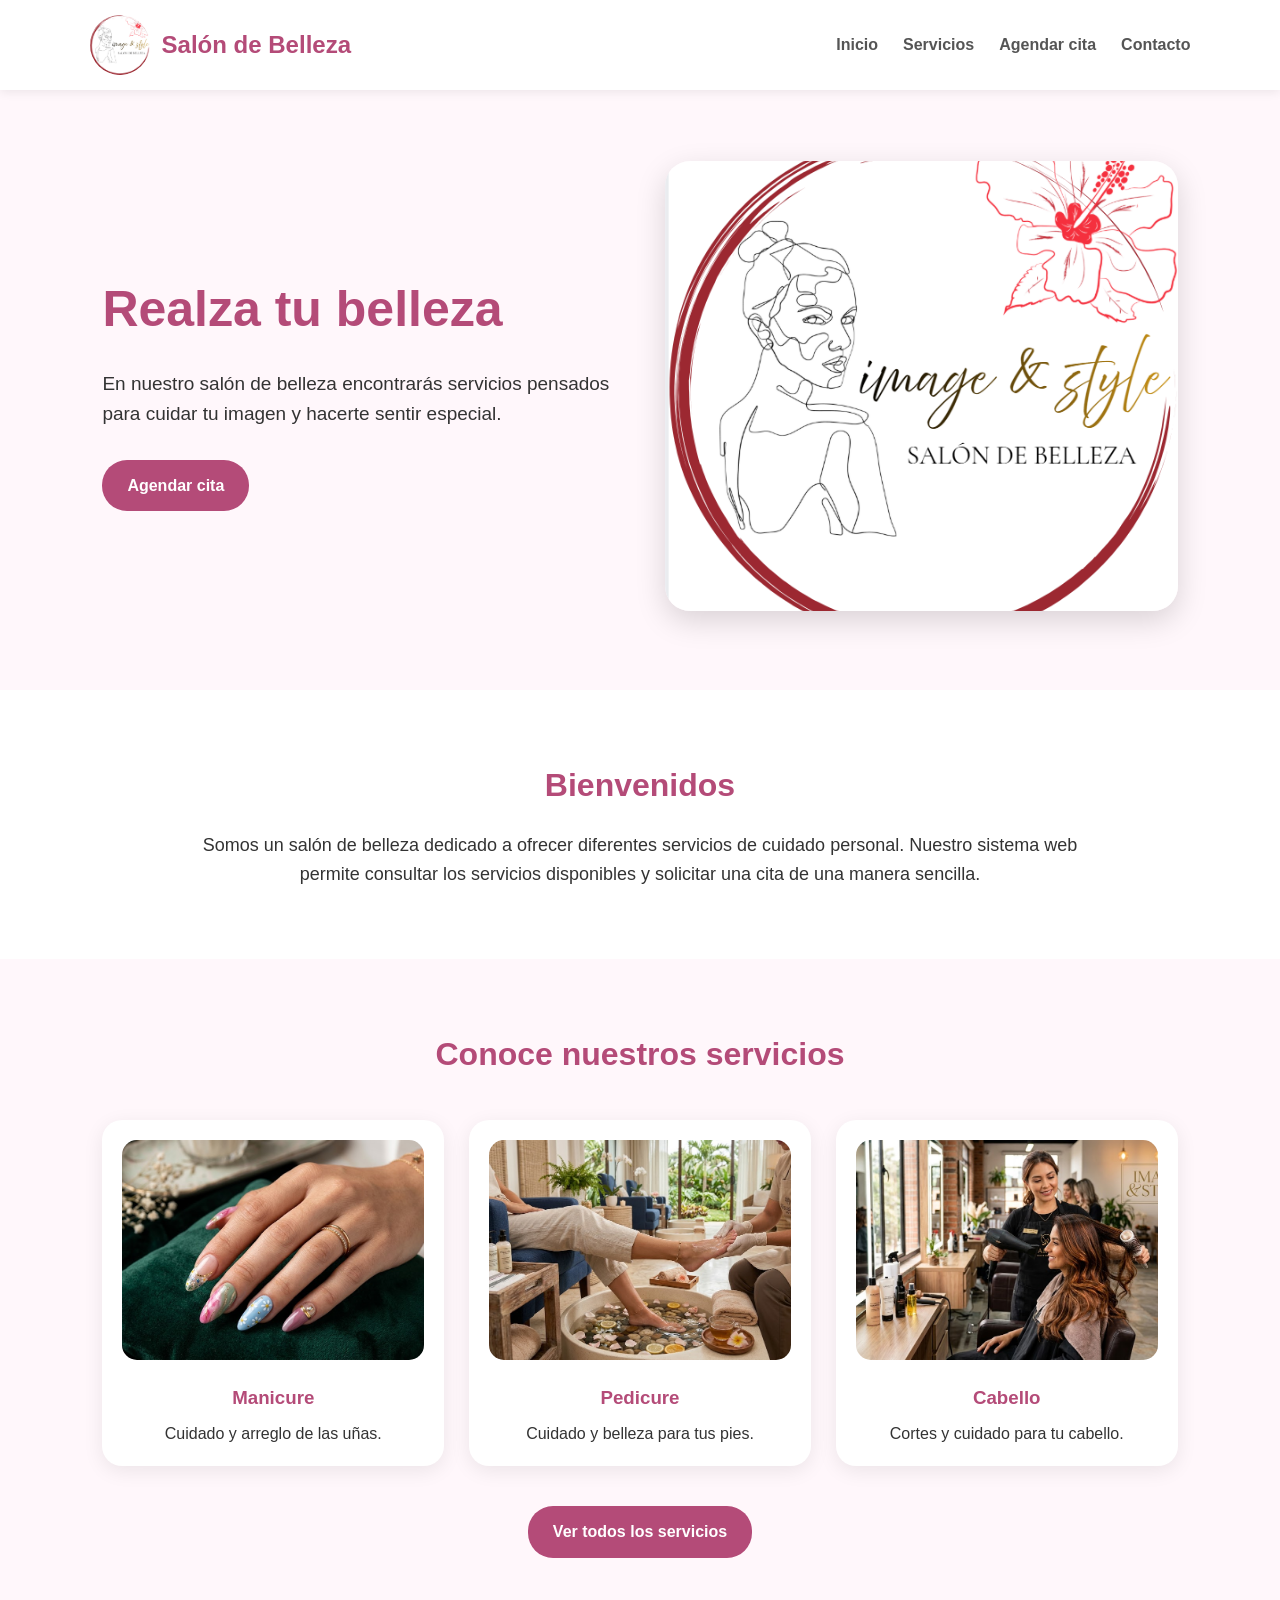
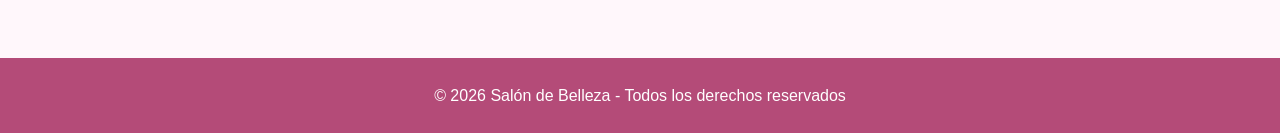
<file: index.html>
<!DOCTYPE html>
<html lang="es">

<head>
    <meta charset="UTF-8">
    <meta name="viewport" content="width=device-width, initial-scale=1.0">

    <title>Salón de Belleza</title>

    <link rel="stylesheet" href="css/estilos.css">
</head>

<body>

    <!-- ENCABEZADO -->
    <header class="header">

        <div class="logo-container">
            <img src="logo_salon_belleza.png" alt="Logo del salón" class="logo">
            <h1>Salón de Belleza</h1>
        </div>

        <!-- MENÚ -->
        <nav class="nav">

            <a href="index.html">Inicio</a>

            <a href="servicios.html">Servicios</a>

            <a href="agendar.html">Agendar cita</a>

            <a href="contacto.html">Contacto</a>

        </nav>

    </header>


    <!-- CONTENIDO PRINCIPAL -->
    <main>

        <!-- PORTADA -->
        <section class="hero">

            <div class="hero-text">

                <h2>Realza tu belleza</h2>

                <p>
                    En nuestro salón de belleza encontrarás servicios
                    pensados para cuidar tu imagen y hacerte sentir especial.
                </p>

                <a href="agendar.html" class="btn">
                    Agendar cita
                </a>

            </div>

            <div class="hero-image">

                <img src="logo_salon_belleza.png"
                    alt="Salón de belleza">

            </div>

        </section>


        <!-- PRESENTACIÓN -->
        <section class="presentacion">

            <h2>Bienvenidos</h2>

            <p>
                Somos un salón de belleza dedicado a ofrecer diferentes
                servicios de cuidado personal. Nuestro sistema web permite
                consultar los servicios disponibles y solicitar una cita
                de una manera sencilla.
            </p>

        </section>


        <!-- SERVICIOS DESTACADOS -->
        <section class="destacados">

            <h2>Conoce nuestros servicios</h2>

            <div class="cards">

                <div class="card">

                    <img src="manicure.jpg"
                        alt="Manicure">

                    <h3>Manicure</h3>

                    <p>
                        Cuidado y arreglo de las uñas.
                    </p>

                </div>


                <div class="card">

                    <img src="pedicure.jpg"
                        alt="Pedicure">

                    <h3>Pedicure</h3>

                    <p>
                        Cuidado y belleza para tus pies.
                    </p>

                </div>


                <div class="card">

                    <img src="cabello.jpg"
                        alt="Cuidado del cabello">

                    <h3>Cabello</h3>

                    <p>
                        Cortes y cuidado para tu cabello.
                    </p>

                </div>

            </div>


            <a href="servicios.html" class="btn">
                Ver todos los servicios
            </a>

        </section>

    </main>


    <!-- PIE DE PÁGINA -->
    <footer class="footer">

        <p>
            © 2026 Salón de Belleza - Todos los derechos reservados
        </p>

    </footer>


    <script src="js/script.js"></script>

</body>

</html>
</file>
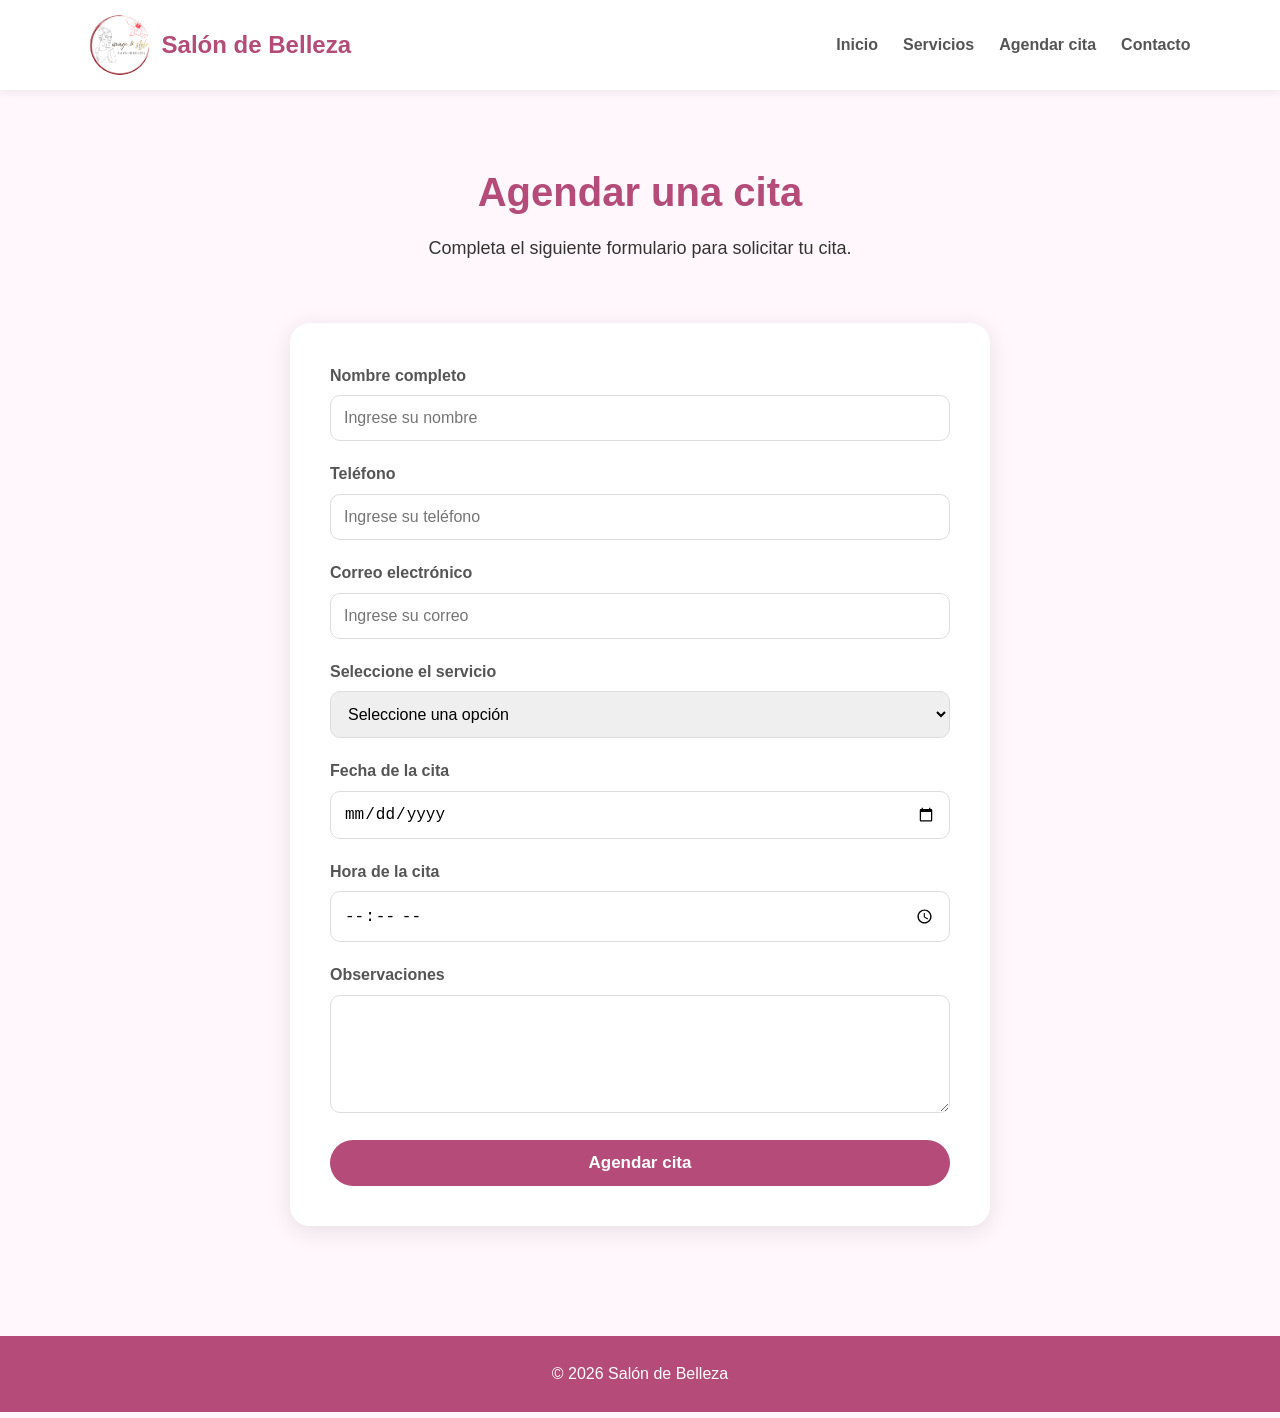
<file: agendar.html>
<!DOCTYPE html>
<html lang="es">

<head>

    <meta charset="UTF-8">

    <meta name="viewport"
        content="width=device-width, initial-scale=1.0">

    <title>Agendar cita - Salón de Belleza</title>

    <link rel="stylesheet"
        href="css/estilos.css">

</head>

<body>

    <!-- ENCABEZADO -->

    <header class="header">

        <div class="logo-container">

            <img src="logo_salon_belleza.png"
                alt="Logo del salón"
                class="logo">

            <h1>Salón de Belleza</h1>

        </div>


        <!-- NAVEGACIÓN -->

        <nav class="nav">

            <a href="index.html">
                Inicio
            </a>

            <a href="servicios.html">
                Servicios
            </a>

            <a href="agendar.html">
                Agendar cita
            </a>

            <a href="contacto.html">
                Contacto
            </a>

        </nav>

    </header>


    <!-- CONTENIDO -->

    <main>

        <section class="page-title">

            <h2>Agendar una cita</h2>

            <p>
                Completa el siguiente formulario
                para solicitar tu cita.
            </p>

        </section>


        <!-- FORMULARIO -->

        <section class="form-section">

            <form id="formCita"
                class="appointment-form">


                <!-- NOMBRE -->

                <div class="form-group">

                    <label for="nombre">
                        Nombre completo
                    </label>

                    <input
                        type="text"
                        id="nombre"
                        name="nombre"
                        placeholder="Ingrese su nombre"
                        required>

                </div>


                <!-- TELÉFONO -->

                <div class="form-group">

                    <label for="telefono">
                        Teléfono
                    </label>

                    <input
                        type="tel"
                        id="telefono"
                        name="telefono"
                        placeholder="Ingrese su teléfono"
                        required>

                </div>


                <!-- CORREO -->

                <div class="form-group">

                    <label for="correo">
                        Correo electrónico
                    </label>

                    <input
                        type="email"
                        id="correo"
                        name="correo"
                        placeholder="Ingrese su correo"
                        required>

                </div>


                <!-- SERVICIO -->

                <div class="form-group">

                    <label for="servicio">
                        Seleccione el servicio
                    </label>

                    <select
                        id="servicio"
                        name="servicio"
                        required>

                        <option value="">
                            Seleccione una opción
                        </option>

                        <option value="manicure">
                            Manicure
                        </option>

                        <option value="pedicure">
                            Pedicure
                        </option>

                        <option value="cabello">
                            Corte de cabello
                        </option>

                        <option value="peinado">
                            Peinado
                        </option>

                    </select>

                </div>


                <!-- FECHA -->

                <div class="form-group">

                    <label for="fecha">
                        Fecha de la cita
                    </label>

                    <input
                        type="date"
                        id="fecha"
                        name="fecha"
                        required>

                </div>


                <!-- HORA -->

                <div class="form-group">

                    <label for="hora">
                        Hora de la cita
                    </label>

                    <input
                        type="time"
                        id="hora"
                        name="hora"
                        required>

                </div>


                <!-- OBSERVACIONES -->

                <div class="form-group">

                    <label for="observaciones">
                        Observaciones
                    </label>

                    <textarea
                        id="observaciones"
                        name="observaciones"
                        rows="5"
                        placeholder="Escriba alguna observación">
                    </textarea>

                </div>


                <!-- BOTÓN -->

                <button
                    type="submit"
                    class="btn btn-form">

                    Agendar cita

                </button>

            </form>

        </section>

    </main>


    <!-- PIE DE PÁGINA -->

    <footer class="footer">

        <p>
            © 2026 Salón de Belleza
        </p>

    </footer>


    <script src="js/script.js"></script>

</body>

</html>
</file>
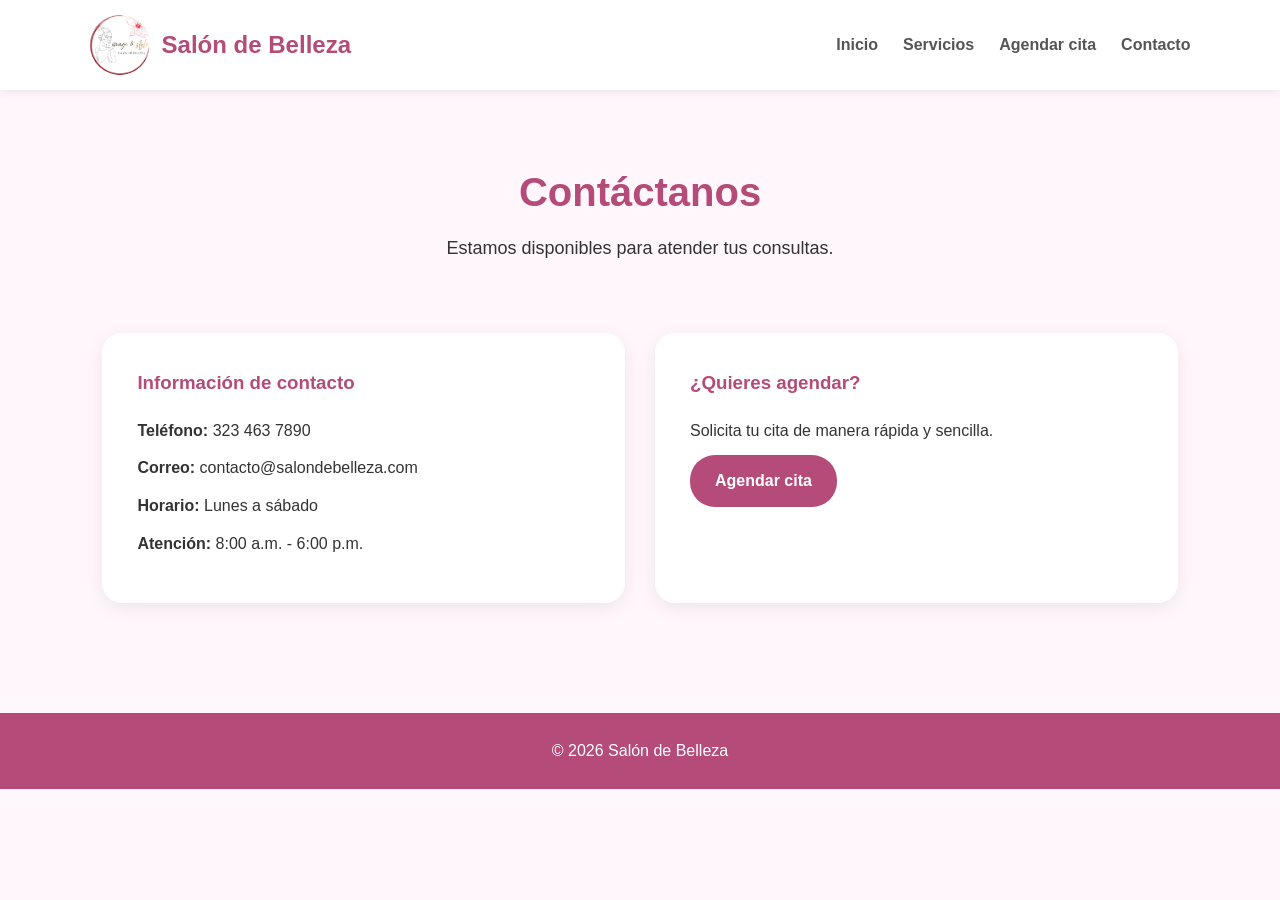
<file: contacto.html>
<!DOCTYPE html>
<html lang="es">

<head>

    <meta charset="UTF-8">

    <meta name="viewport"
        content="width=device-width, initial-scale=1.0">

    <title>Contacto - Salón de Belleza</title>

    <link rel="stylesheet"
        href="css/estilos.css">

</head>

<body>

    <!-- ENCABEZADO -->

    <header class="header">

        <div class="logo-container">

            <img src="logo_salon_belleza.png"
                alt="Logo del salón"
                class="logo">

            <h1>Salón de Belleza</h1>

        </div>


        <!-- MENÚ -->

        <nav class="nav">

            <a href="index.html">
                Inicio
            </a>

            <a href="servicios.html">
                Servicios
            </a>

            <a href="agendar.html">
                Agendar cita
            </a>

            <a href="contacto.html">
                Contacto
            </a>

        </nav>

    </header>


    <!-- CONTENIDO -->

    <main>

        <section class="page-title">

            <h2>Contáctanos</h2>

            <p>
                Estamos disponibles para atender
                tus consultas.
            </p>

        </section>


        <section class="contact-container">


            <div class="contact-card">

                <h3>Información de contacto</h3>

                <p>
                    <strong>Teléfono:</strong>
                    323 463 7890
                </p>

                <p>
                    <strong>Correo:</strong>
                    contacto@salondebelleza.com
                </p>

                <p>
                    <strong>Horario:</strong>
                    Lunes a sábado
                </p>

                <p>
                    <strong>Atención:</strong>
                    8:00 a.m. - 6:00 p.m.
                </p>

            </div>


            <div class="contact-card">

                <h3>¿Quieres agendar?</h3>

                <p>
                    Solicita tu cita de manera
                    rápida y sencilla.
                </p>

                <a href="agendar.html"
                    class="btn">

                    Agendar cita

                </a>

            </div>

        </section>

    </main>


    <!-- PIE DE PÁGINA -->

    <footer class="footer">

        <p>
            © 2026 Salón de Belleza
        </p>

    </footer>


    <script src="js/script.js"></script>

</body>

</html>
</file>
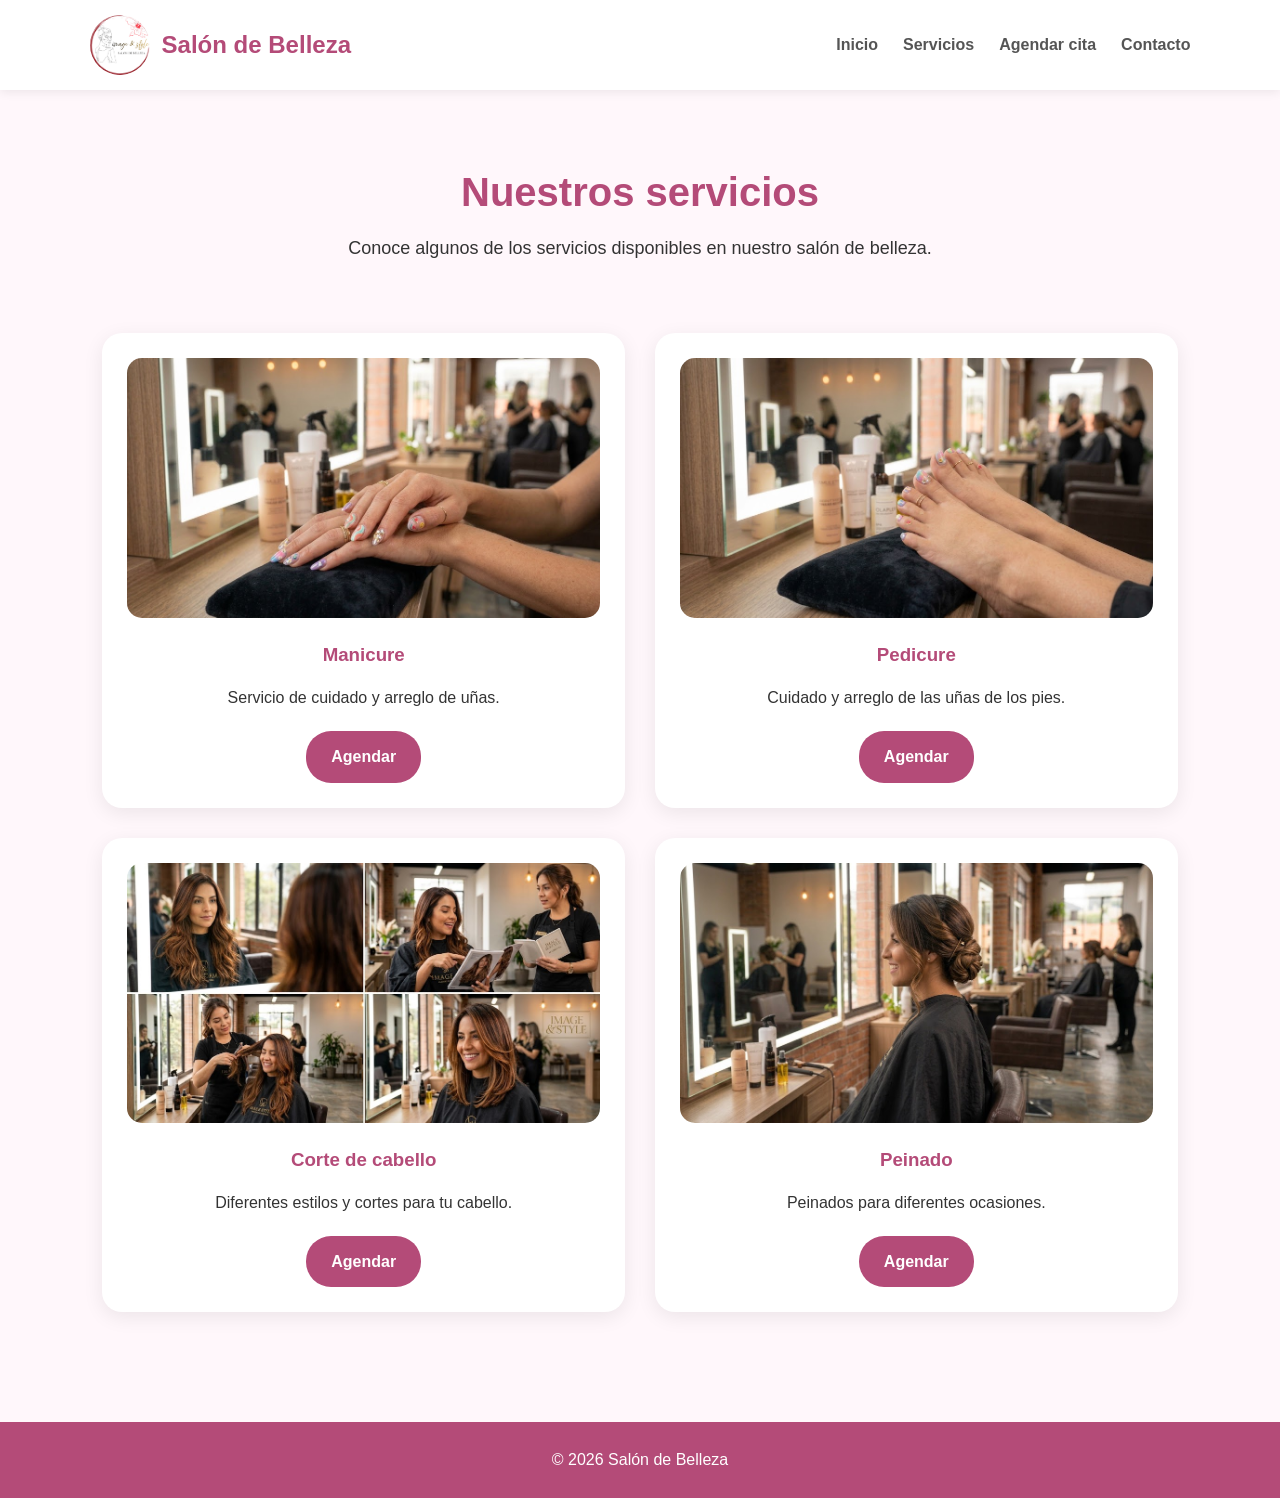
<file: servicios.html>
<!DOCTYPE html>
<html lang="es">

<head>

    <meta charset="UTF-8">

    <meta name="viewport"
        content="width=device-width, initial-scale=1.0">

    <title>Servicios - Salón de Belleza</title>

    <link rel="stylesheet"
        href="css/estilos.css">

</head>

<body>

    <!-- ENCABEZADO -->

    <header class="header">

        <div class="logo-container">

            <img src="logo_salon_belleza.png"
                alt="Logo del salón"
                class="logo">

            <h1>Salón de Belleza</h1>

        </div>


        <!-- MENÚ -->

        <nav class="nav">

            <a href="index.html">
                Inicio
            </a>

            <a href="servicios.html">
                Servicios
            </a>

            <a href="agendar.html">
                Agendar cita
            </a>

            <a href="contacto.html">
                Contacto
            </a>

        </nav>

    </header>


    <!-- CONTENIDO -->

    <main>

        <section class="page-title">

            <h2>Nuestros servicios</h2>

            <p>
                Conoce algunos de los servicios disponibles
                en nuestro salón de belleza.
            </p>

        </section>


        <!-- TARJETAS -->

        <section class="services">

            <div class="service-card">

                <img src="manicure..jpg"
                    alt="Manicure">

                <h3>Manicure</h3>

                <p>
                    Servicio de cuidado y arreglo
                    de uñas.
                </p>

                <a href="agendar.html"
                    class="btn">
                    Agendar
                </a>

            </div>


            <div class="service-card">

                <img src="pedicura.jpg"
                    alt="Pedicure">

                <h3>Pedicure</h3>

                <p>
                    Cuidado y arreglo de las uñas
                    de los pies.
                </p>

                <a href="agendar.html"
                    class="btn">
                    Agendar
                </a>

            </div>


            <div class="service-card">

                <img src="corte_cabello.jpg"
                    alt="Corte de cabello">

                <h3>Corte de cabello</h3>

                <p>
                    Diferentes estilos y cortes
                    para tu cabello.
                </p>

                <a href="agendar.html"
                    class="btn">
                    Agendar
                </a>

            </div>


            <div class="service-card">

                <img src="peinado.jpg"
                    alt="Peinado">

                <h3>Peinado</h3>

                <p>
                    Peinados para diferentes
                    ocasiones.
                </p>

                <a href="agendar.html"
                    class="btn">
                    Agendar
                </a>

            </div>

        </section>

    </main>


    <!-- PIE DE PÁGINA -->

    <footer class="footer">

        <p>
            © 2026 Salón de Belleza
        </p>

    </footer>


    <script src="js/script.js"></script>

</body>

</html>
<!-- Actualización para prueba de control de versiones -->
</file>
<file: css/estilos.css>
/* ============================= */
/* CONFIGURACIÓN GENERAL */
/* ============================= */

* {
    margin: 0;
    padding: 0;
    box-sizing: border-box;
}

body {
    font-family: Arial, sans-serif;
    background-color: #fff7fb;
    color: #333;
    line-height: 1.6;
}


/* ============================= */
/* ENCABEZADO */
/* ============================= */

.header {
    background-color: #ffffff;
    padding: 15px 7%;
    display: flex;
    justify-content: space-between;
    align-items: center;
    box-shadow: 0 2px 10px rgba(0, 0, 0, 0.08);
    position: sticky;
    top: 0;
    z-index: 1000;
}

.logo-container {
    display: flex;
    align-items: center;
    gap: 12px;
}

.logo {
    width: 60px;
    height: 60px;
    object-fit: cover;
    border-radius: 50%;
}

.logo-container h1 {
    font-size: 24px;
    color: #b44b78;
}


/* ============================= */
/* MENÚ */
/* ============================= */

.nav {
    display: flex;
    gap: 25px;
}

.nav a {
    text-decoration: none;
    color: #555;
    font-weight: bold;
    transition: 0.3s;
}

.nav a:hover {
    color: #b44b78;
}


/* ============================= */
/* PORTADA */
/* ============================= */

.hero {
    min-height: 600px;
    padding: 60px 8%;
    display: flex;
    align-items: center;
    justify-content: space-between;
    gap: 50px;
}

.hero-text {
    flex: 1;
}

.hero-text h2 {
    font-size: 50px;
    color: #b44b78;
    margin-bottom: 20px;
}

.hero-text p {
    font-size: 19px;
    margin-bottom: 30px;
    max-width: 550px;
}

.hero-image {
    flex: 1;
}

.hero-image img {
    width: 100%;
    max-height: 450px;
    object-fit: cover;
    border-radius: 25px;
    box-shadow: 0 10px 30px rgba(0, 0, 0, 0.15);
}


/* ============================= */
/* BOTONES */
/* ============================= */

.btn {
    display: inline-block;
    background-color: #b44b78;
    color: white;
    padding: 13px 25px;
    border-radius: 25px;
    text-decoration: none;
    border: none;
    cursor: pointer;
    font-weight: bold;
    transition: 0.3s;
}

.btn:hover {
    background-color: #8e365d;
    transform: translateY(-2px);
}


/* ============================= */
/* PRESENTACIÓN */
/* ============================= */

.presentacion {
    text-align: center;
    padding: 70px 15%;
    background-color: white;
}

.presentacion h2 {
    color: #b44b78;
    margin-bottom: 20px;
    font-size: 32px;
}

.presentacion p {
    font-size: 18px;
}


/* ============================= */
/* SERVICIOS DESTACADOS */
/* ============================= */

.destacados {
    text-align: center;
    padding: 70px 8%;
}

.destacados h2 {
    color: #b44b78;
    margin-bottom: 40px;
    font-size: 32px;
}

.cards {
    display: grid;
    grid-template-columns: repeat(3, 1fr);
    gap: 25px;
    margin-bottom: 40px;
}

.card {
    background-color: white;
    border-radius: 20px;
    padding: 20px;
    box-shadow: 0 5px 20px rgba(0, 0, 0, 0.08);
}

.card img {
    width: 100%;
    height: 220px;
    object-fit: cover;
    border-radius: 15px;
}

.card h3 {
    color: #b44b78;
    margin: 15px 0 8px;
}


/* ============================= */
/* TÍTULOS DE PÁGINAS */
/* ============================= */

.page-title {
    text-align: center;
    padding: 70px 20px 40px;
}

.page-title h2 {
    color: #b44b78;
    font-size: 40px;
    margin-bottom: 10px;
}

.page-title p {
    font-size: 18px;
}


/* ============================= */
/* SERVICIOS */
/* ============================= */

.services {
    padding: 30px 8% 80px;
    display: grid;
    grid-template-columns: repeat(2, 1fr);
    gap: 30px;
}

.service-card {
    background-color: white;
    padding: 25px;
    border-radius: 20px;
    text-align: center;
    box-shadow: 0 5px 20px rgba(0, 0, 0, 0.08);
}

.service-card img {
    width: 100%;
    height: 260px;
    object-fit: cover;
    border-radius: 15px;
}

.service-card h3 {
    color: #b44b78;
    margin: 15px 0;
}

.service-card p {
    margin-bottom: 20px;
}


/* ============================= */
/* FORMULARIO */
/* ============================= */

.form-section {
    padding: 20px 10% 80px;
}

.appointment-form {
    max-width: 700px;
    margin: auto;
    background-color: white;
    padding: 40px;
    border-radius: 20px;
    box-shadow: 0 5px 25px rgba(0, 0, 0, 0.10);
}

.form-group {
    margin-bottom: 20px;
}

.form-group label {
    display: block;
    margin-bottom: 7px;
    font-weight: bold;
    color: #555;
}

.form-group input,
.form-group select,
.form-group textarea {
    width: 100%;
    padding: 13px;
    border: 1px solid #ddd;
    border-radius: 10px;
    font-size: 16px;
    outline: none;
}

.form-group input:focus,
.form-group select:focus,
.form-group textarea:focus {
    border-color: #b44b78;
}

.form-group textarea {
    resize: vertical;
}

.btn-form {
    width: 100%;
    font-size: 17px;
}


/* ============================= */
/* CONTACTO */
/* ============================= */

.contact-container {
    padding: 30px 8% 80px;
    display: grid;
    grid-template-columns: repeat(2, 1fr);
    gap: 30px;
}

.contact-card {
    background-color: white;
    padding: 35px;
    border-radius: 20px;
    box-shadow: 0 5px 20px rgba(0, 0, 0, 0.08);
}

.contact-card h3 {
    color: #b44b78;
    margin-bottom: 20px;
}

.contact-card p {
    margin-bottom: 12px;
}


/* ============================= */
/* PIE DE PÁGINA */
/* ============================= */

.footer {
    background-color: #b44b78;
    color: white;
    text-align: center;
    padding: 25px;
    margin-top: 30px;
}


/* ============================= */
/* RESPONSIVE */
/* ============================= */

@media (max-width: 800px) {

    .header {
        flex-direction: column;
        gap: 15px;
    }

    .nav {
        flex-wrap: wrap;
        justify-content: center;
    }

    .hero {
        flex-direction: column;
        text-align: center;
    }

    .hero-text h2 {
        font-size: 38px;
    }

    .cards {
        grid-template-columns: 1fr;
    }

    .services {
        grid-template-columns: 1fr;
    }

    .contact-container {
        grid-template-columns: 1fr;
    }

}
</file>
